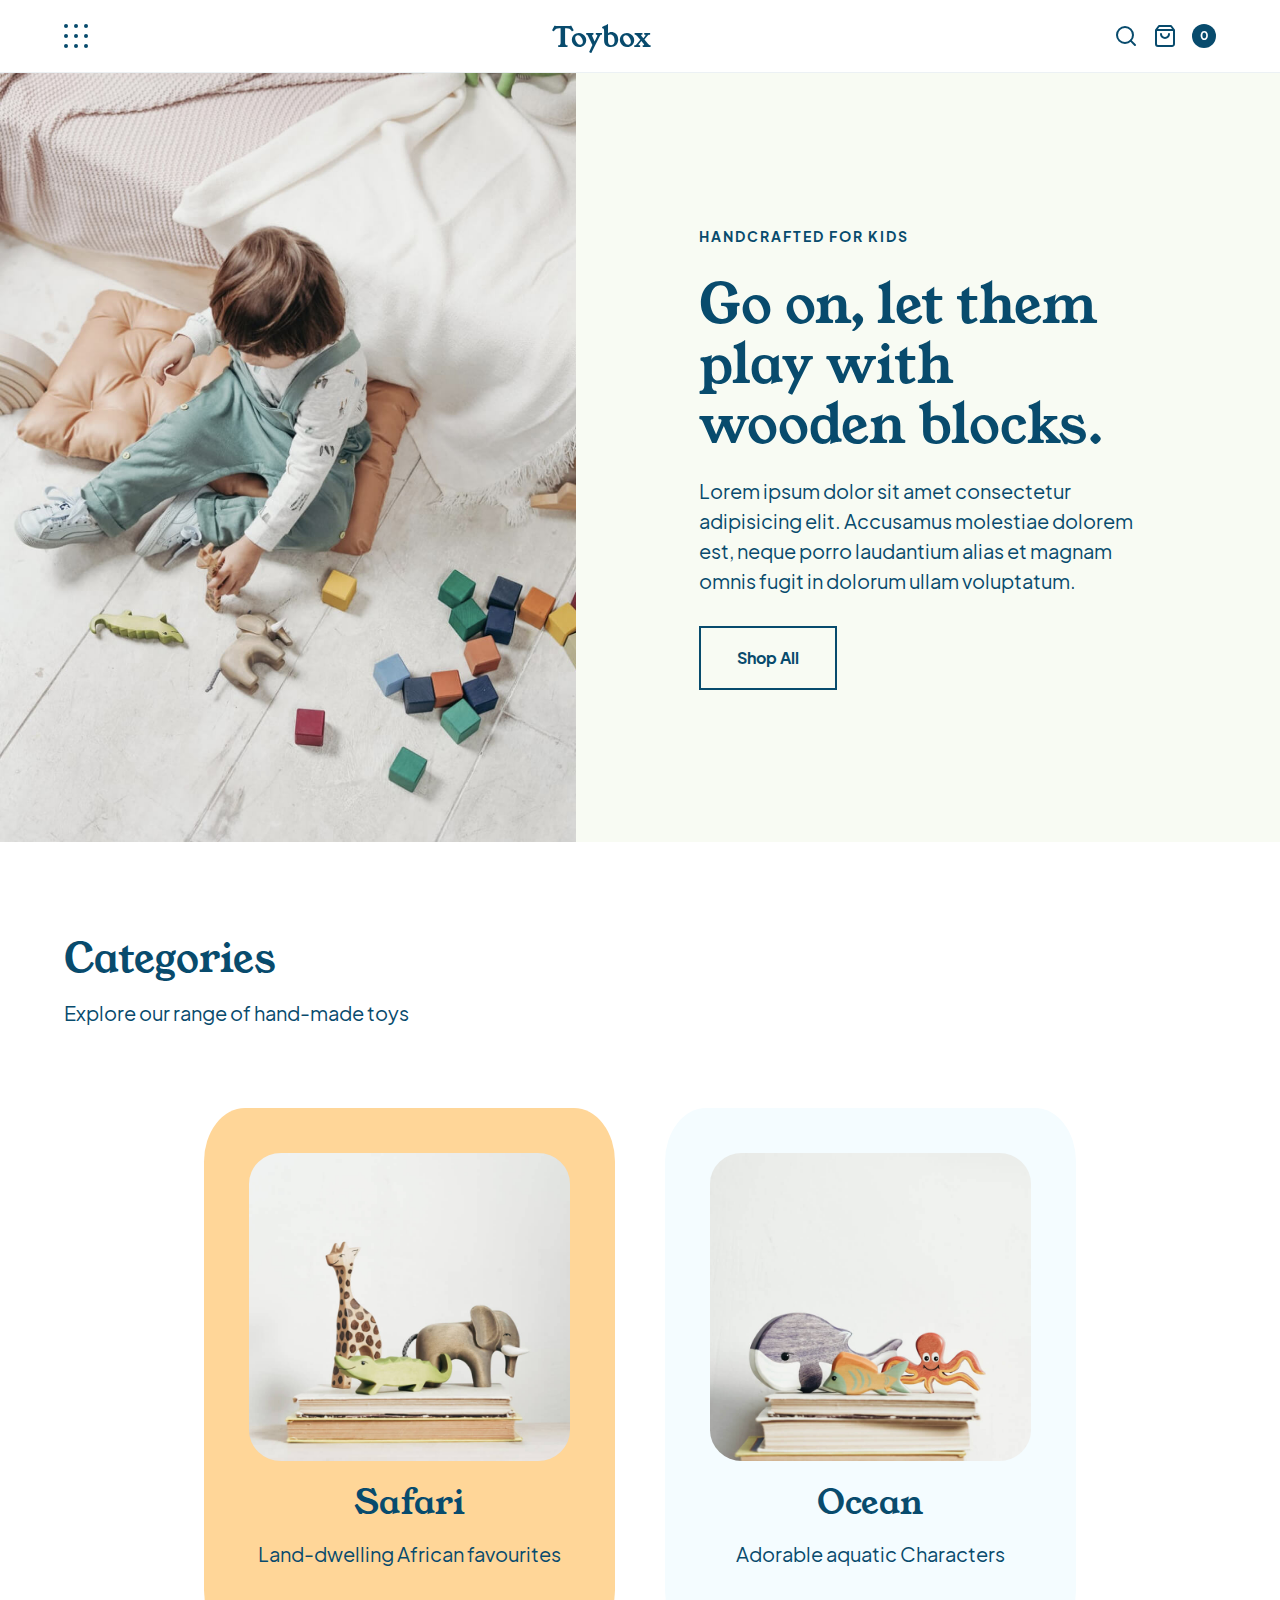
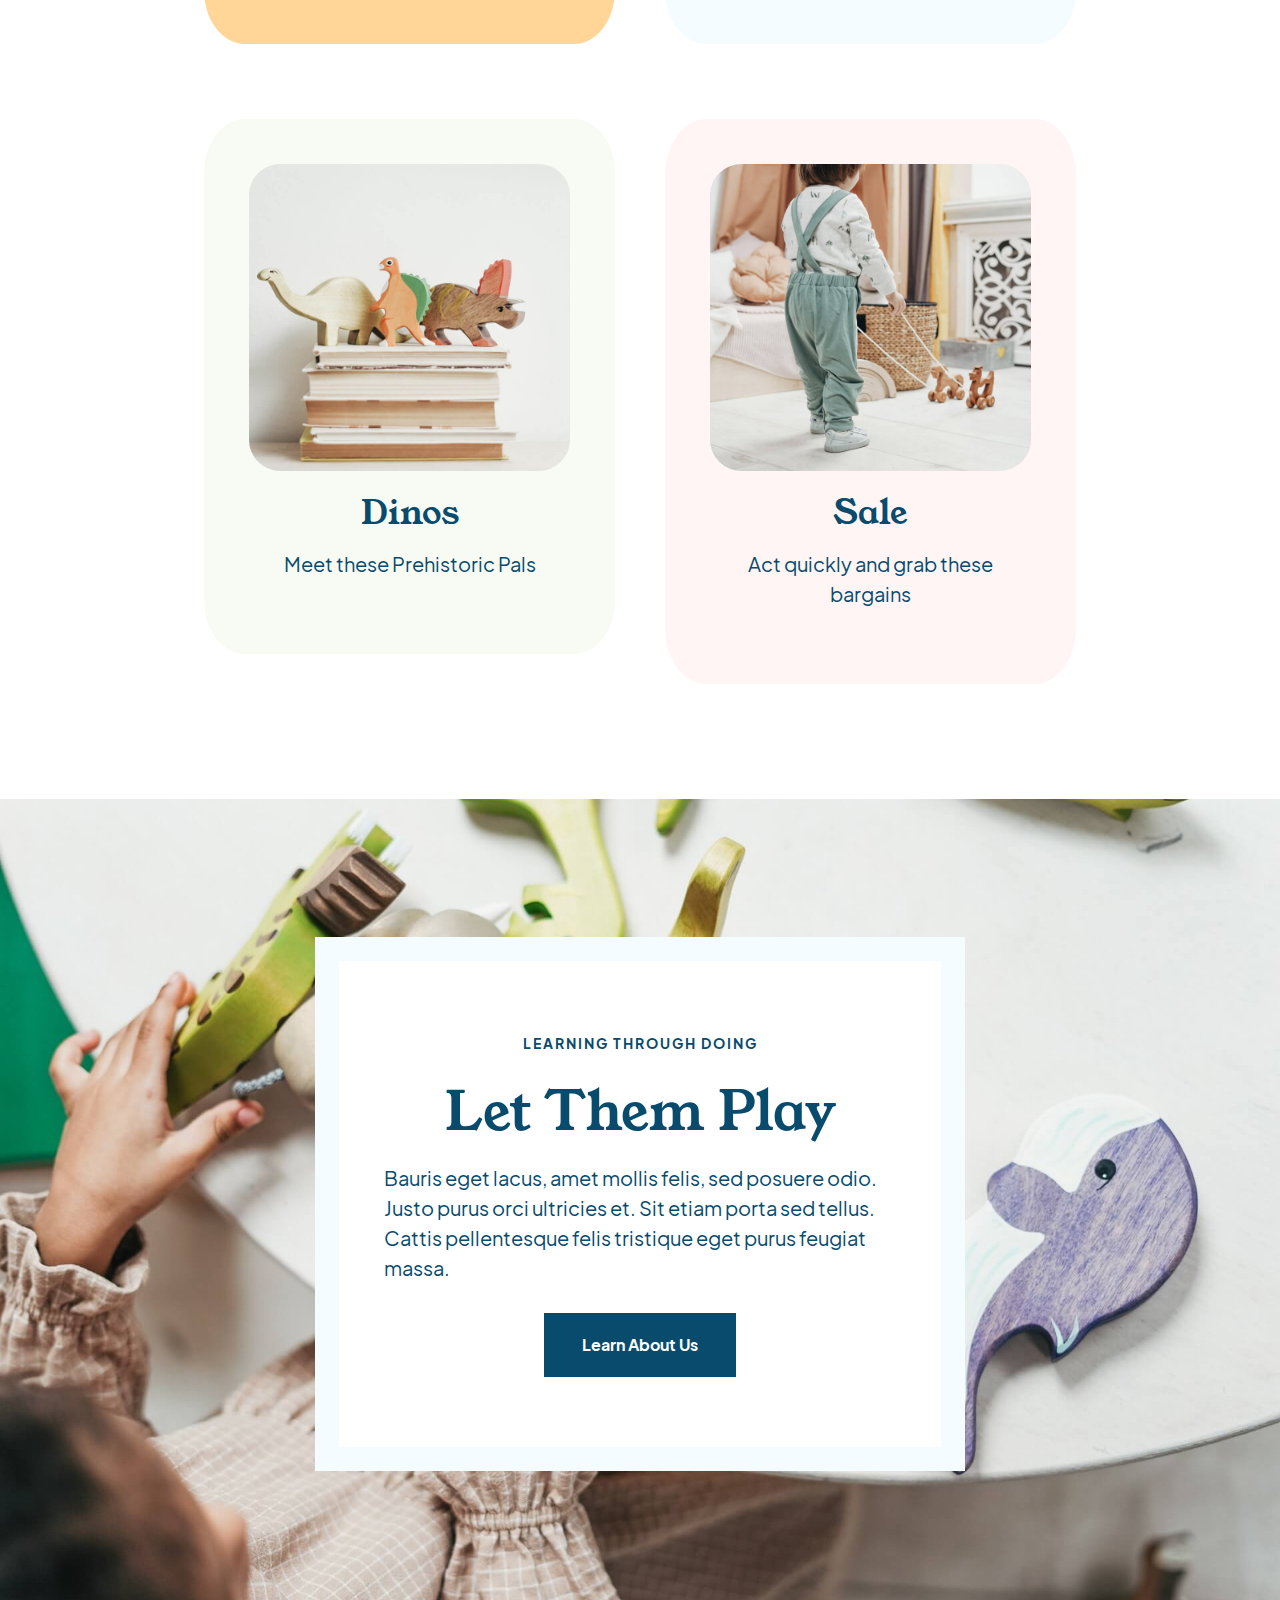
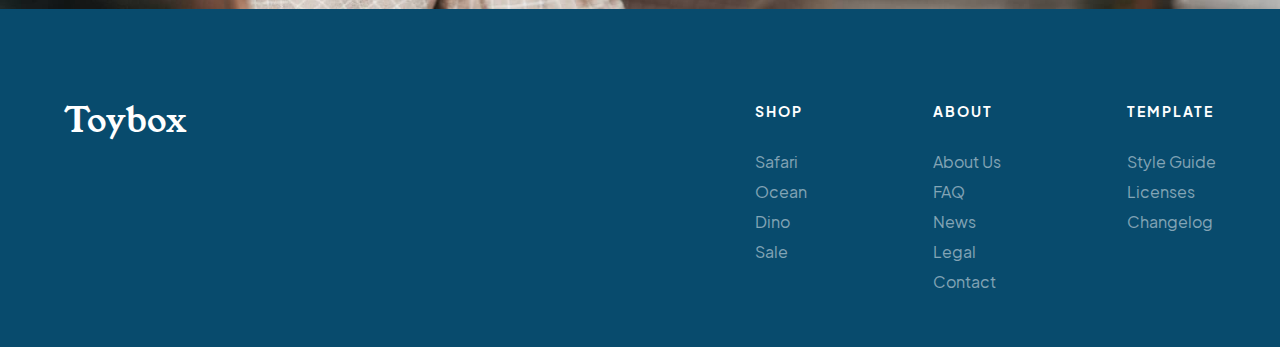
<file: index.html>
<!DOCTYPE html>
<html lang="en">
<head>
	<meta charset="UTF-8">
	<meta http-equiv="X-UA-Compatible" content="IE=edge">
	<meta name="viewport" content="width=device-width, initial-scale=1.0">
	<title>STARTER - Toybox Homepage</title>
	<link rel="stylesheet" href="./styles/styles.css">
</head>
<body>
	<!-- skip link to main content - for accessibility -->
	<!-- our skip link -->
	<a href="#mainContent" class="skipLink">Skip to main Content</a>
	
	<!-- nav begins -->
	<nav class="navBar">
		<!-- wrapper to contain nav contents-->
		<div class="wrapper">
			<!-- navigation Menu Button -->
			<button class="menuIcon">
				<img src="./assets/menu-button.svg" alt="Button to open up navigation" class="menuIcon">
			</button>

			<!-- Home Button/Logo -->
			<a href="./index.html" class="logo">
				<h1>Toybox</h1>
			</a>

			<!-- search/cart/counter area -->
			<div class="searchCart">
				<!-- search -->
				<button class="menuIcon">
					<img src="./assets/search.svg" alt="search icon" class="searchIcon">
				</button>

				<!-- bag/cart -->
				<a href="#" class="bag">
					<img src="./assets/shop-bag.svg" alt="shopping bag icon" class="bagIcon">
				</a>

				<!-- counter -->
				<div class="counter">
					<p class="smallCopy">0</p>
				</div><!-- .counter END -->
			</div><!-- .searchCart END -->
		</div><!-- .wrapper END -->

		<!-- slide out nav -->
		<div class="slideOutNav">
			<!-- Our Menu CLOSE button -->
			<div class="buttonContainer">
				<!-- we are making this div .buttonContainer so we can flex it and position our button to the right -->
				<button>
					<img src="./assets/menu-close.svg" alt="close button for our Slide-out menu">
				</button>
			</div><!-- Menu CLOSE button ends-->

			<!-- our UL to hold our menu items -->
			<ul class="mainMenu">
				<li><a href="#">Shop</a></li>
				<li><a href="#">About</a></li>
				<li><a href="#">FAQ</a></li>
				<li><a href="#">NEWS</a></li>
				<li><a href="./contact.html">Contact</a></li>
			</ul>
		</div><!-- slide out menu ends-->
	</nav><!-- nav ENDS -->

	<!-- header begins -->
	<header>
		<div class="wrapper headerImgContainer">
			<img src="./assets/header-image.jpg" alt="A toddler playing with wooden blocks">
		</div>
		<div class="wrapper headerContent">
			<div class="contentContainer">
				<h5>Handcrafted for kids</h5>
				<h3>Go on, let them play with wooden blocks.</h3>
				<p>Lorem ipsum dolor sit amet consectetur adipisicing elit. Accusamus molestiae dolorem est, neque porro laudantium
				alias et magnam omnis fugit in dolorum ullam voluptatum.</p>
				
				<!-- shop button -->
				<a href="#" class="button">Shop All</a>
				<!-- he had it just as an anchor tag -->
			</div><!-- textContainer div ends-->
		</div><!-- headerContent div ends-->
	</header><!-- header ends-->

	<!-- our main content area -->
	<main id="mainContent">
		<!-- categories section begins -->
		<section class="categories" id="#categories">
			<div class="wrapper">
				<h2>Categories</h2>
				<p>Explore our range of hand-made toys</p>

				<!-- Our gallery -->
				<ul class="categoryGallery">
					<li class="items item1">
						<a href="#">
							<img src="./assets/safari-trio.jpg" alt="hand carved safari animal toys">
							<h4>Safari</h4>
							<p>Land-dwelling African favourites</p>
						</a>
					</li>
					<li class="items item2">
						<a href="#">
							<img src="./assets/ocean-trio.jpg" alt="collection of ocean-themed animal toys">
							<h4>Ocean</h4>
							<p>Adorable aquatic Characters</p>
						</a>
					</li>
					<li class="items item3">
						<a href="#">
							<img src="./assets/dino-trio.jpg" alt="Hand carved dinosaur toys for kids">
							<h4>Dinos</h4>
							<p>Meet these Prehistoric Pals</p>
						</a>
					</li>
					<li class="items item4">
						<a href="#">
							<img src="./assets/sale.jpg" alt="A toddler pulling two wooden animals on wheels">
							<h4>Sale</h4>
							<p>Act quickly and grab these bargains</p>
						</a>
					</li>
				</ul>
			</div>
		</section><!-- categories section ends -->

		<!-- Let them play section -->
		<section class="play" id="id">
			<!-- wrapper -->
			<div class="wrapper playContainer">
				<h5>Learning Through Doing</h5>
				<h3>Let Them Play</h3>
				<p>Bauris eget lacus, amet mollis felis, sed posuere odio. Justo purus orci ultricies et. Sit etiam porta sed tellus.
				Cattis pellentesque felis tristique eget purus feugiat massa.</p>
				<a href="#" class="solid">Learn About Us</a>
			</div><!-- wrapper ends-->
		</section><!-- play section ends -->
	</main>

	<!-- footer begins -->
	<footer class="footer" id="footer">
		<!-- footer wrapper -->
		<div class="wrapper">
			<!-- footer flex container -->
			<div class="footerFlex">
				<!-- Flex Item 1 - Logo -->
				<a href="./index.html" class="logo">
					<h4>Toybox</h4>
				</a>

				<!-- Flex Item 2 - Footer Menu -->
				<nav class="footerNav">
					<!-- List 1 - Shop -->
					<ul class="footerShop">
						<li>
							<h5>Shop</h5>
						</li>
						<li>
							<a href="#">Safari</a>
						</li>
						<li>
							<a href="#">Ocean</a>
						</li>
						<li>
							<a href="#">Dino</a>
						</li>
						<li>
							<a href="#">Sale</a>
						</li>
					</ul>

					<!-- List 2 - About -->
					<ul class="footerAbout">
						<li>
							<h5>About</h5>
						</li>
						<li>
							<a href="#">About Us</a>
						</li>
						<li>
							<a href="#">FAQ</a>
						</li>
						<li>
							<a href="#">News</a>
						</li>
						<li>
							<a href="#">Legal</a>
						</li>
						<li>
							<a href="./contact.html">Contact</a>
						</li>
					</ul>

					<!-- List 1 - Template -->
					<ul class="footerTemp">
						<li>
							<h5>Template</h5>
						</li>
						<li>
							<a href="#">Style Guide</a>
						</li>
						<li>
							<a href="#">Licenses</a>
						</li>
						<li>
							<a href="#">Changelog</a>
						</li>
					</ul>	
				</nav>
			</div><!-- footer flex ends -->
		</div><!-- footer wrapper -->
	</footer><!-- footer ends -->
</body>
</html>
</file>
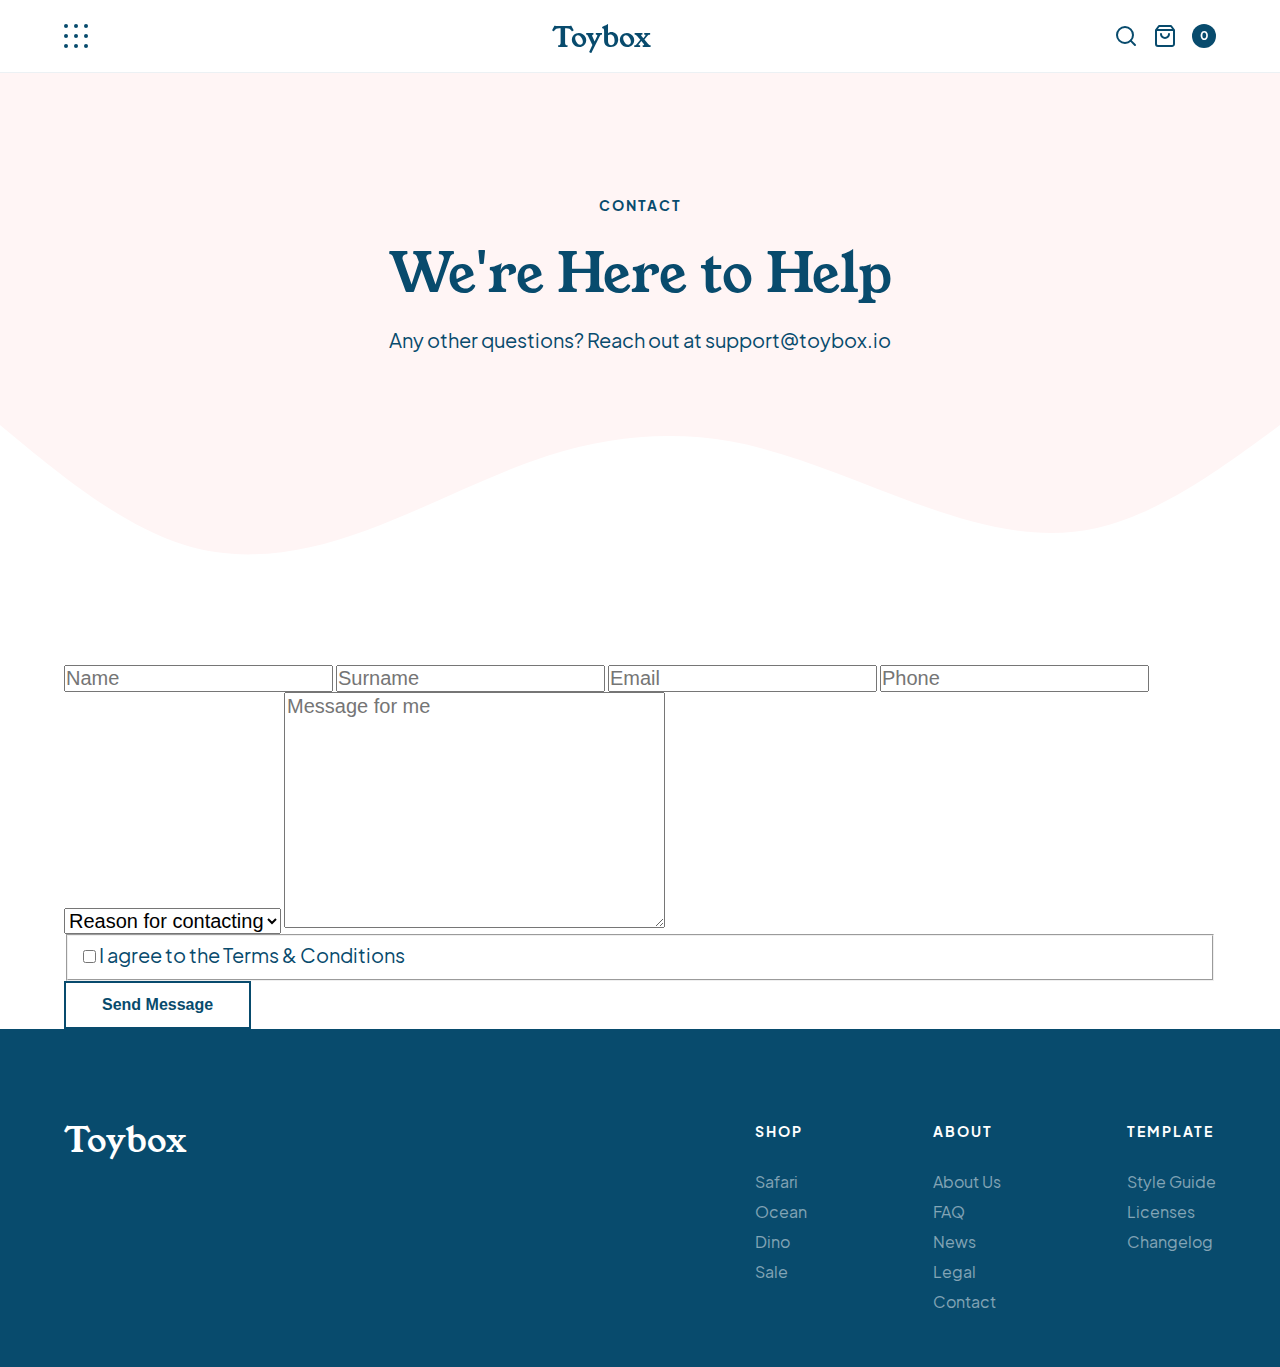
<file: contact.html>
<!DOCTYPE html>
<html lang="en">
<head>
    <meta charset="UTF-8">
    <meta http-equiv="X-UA-Compatible" content="IE=edge">
    <meta name="viewport" content="width=device-width, initial-scale=1.0">
    <title>Contact Page</title>
    <link rel="stylesheet" href="./styles/styles.css">
</head>
    <!-- skip link to main content - for accessibility -->
    <!-- our skip link -->
    <a href="#mainContent" class="skipLink">Skip to main Content</a>
    
    <!-- nav begins -->
    <nav class="navBar">
        <!-- wrapper to contain nav contents-->
        <div class="wrapper">
            <!-- navigation Menu Button -->
            <button class="menuIcon">
                <img src="./assets/menu-button.svg" alt="Button to open up navigation" class="menuIcon">
            </button>
    
            <!-- Home Button/Logo -->
            <a href="./index.html" class="logo">
                <h1>Toybox</h1>
            </a>
    
            <!-- search/cart/counter area -->
            <div class="searchCart">
                <!-- search -->
                <button class="menuIcon">
                    <img src="./assets/search.svg" alt="search icon" class="searchIcon">
                </button>
    
                <!-- bag/cart -->
                <a href="#" class="bag">
                    <img src="./assets/shop-bag.svg" alt="shopping bag icon" class="bagIcon">
                </a>
    
                <!-- counter -->
                <div class="counter">
                    <p class="smallCopy">0</p>
                </div><!-- .counter END -->
            </div><!-- .searchCart END -->
        </div><!-- .wrapper END -->
    
        <!-- slide out nav -->
        <div class="slideOutNav">
            <!-- Our Menu CLOSE button -->
            <div class="buttonContainer">
                <!-- we are making this div .buttonContainer so we can flex it and position our button to the right -->
                <button>
                    <img src="./assets/menu-close.svg" alt="close button for our Slide-out menu">
                </button>
            </div><!-- Menu CLOSE button ends-->
    
            <!-- our UL to hold our menu items -->
            <ul class="mainMenu">
                <li><a href="#">Shop</a></li>
                <li><a href="#">About</a></li>
                <li><a href="#">FAQ</a></li>
                <li><a href="#">NEWS</a></li>
                <li><a href="./contact.html">Contact</a></li>
            </ul>
        </div><!-- slide out menu ends-->
    </nav><!-- nav ENDS -->

    <!-- contact header begins-->
    <header class="contactHeader">
        <div class="wrapper">
            <h5>Contact</h5>
            <h3>We're Here to Help</h3>
            <p>Any other questions? Reach out at <a href="mailto:support@toybox.io">support@toybox.io</a></p>
        </div><!-- header wrapper -->
    </header><!-- contact header ends-->

    <!-- main begins -->
    <main class="contact" id="mainContent">
        <!-- wrapper begins -->
        <div class="wrapper">
            <!-- form begins -->
            <form action="" class="contactForm" name="ContactForm">
                <label for="name" class="sr-only">Name</label>
                <input type="text" id="name" placeholder="Name">

                <label for="surname" class="sr-only">Surname</label>
                <input type="text" id="surname" placeholder="Surname">

                <label for="email" class="sr-only">Email</label>
                <input type="email" id="name" placeholder="Email">

                <label for="phone" class="sr-only">Phone Number</label>
                <input type="tel" id="phone" placeholder="Phone">

                <select name="reason" id="reason">
                    <option value="intitial" disabled selected>Reason for contacting</option>
                    <option value="refund">Refund Request</option>
                    <option value="Status Update">Status Update</option>
                    <option value="Praise">Praise</option>
                    <option value="complaint">General Concerns</option>
                </select>

                <label for="message" class="sr-only">Message for me</label>
                <textarea name="message" id="message" cols="30" rows="10" placeholder="Message for me"></textarea>

                <fieldset>
                    <input type="checkbox" id="terms">
                    <label for="terms">I agree to the Terms & Conditions</label>
                </fieldset>

                <button type="submit">Send Message</button>
            </form><!-- contact form ends -->
        </div><!-- wrapper ends -->
    </main><!-- main ends -->

    <!-- footer begins -->
    <footer class="footer" id="footer">
        <!-- footer wrapper -->
        <div class="wrapper">
            <!-- footer flex container -->
            <div class="footerFlex">
                <!-- Flex Item 1 - Logo -->
                <a href="./index.html" class="logo">
                    <h4>Toybox</h4>
                </a>
    
                <!-- Flex Item 2 - Footer Menu -->
                <nav class="footerNav">
                    <!-- List 1 - Shop -->
                    <ul class="footerShop">
                        <li>
                            <h5>Shop</h5>
                        </li>
                        <li>
                            <a href="#">Safari</a>
                        </li>
                        <li>
                            <a href="#">Ocean</a>
                        </li>
                        <li>
                            <a href="#">Dino</a>
                        </li>
                        <li>
                            <a href="#">Sale</a>
                        </li>
                    </ul>
    
                    <!-- List 2 - About -->
                    <ul class="footerAbout">
                        <li>
                            <h5>About</h5>
                        </li>
                        <li>
                            <a href="#">About Us</a>
                        </li>
                        <li>
                            <a href="#">FAQ</a>
                        </li>
                        <li>
                            <a href="#">News</a>
                        </li>
                        <li>
                            <a href="#">Legal</a>
                        </li>
                        <li>
                            <a href="./contact.html">Contact</a>
                        </li>
                    </ul>
    
                    <!-- List 1 - Template -->
                    <ul class="footerTemp">
                        <li>
                            <h5>Template</h5>
                        </li>
                        <li>
                            <a href="#">Style Guide</a>
                        </li>
                        <li>
                            <a href="#">Licenses</a>
                        </li>
                        <li>
                            <a href="#">Changelog</a>
                        </li>
                    </ul>
                </nav>
            </div><!-- footer flex ends -->
        </div><!-- footer wrapper -->
    </footer><!-- footer ends -->
</body>
</html>
</file>
<file: styles/styles.css>
html {
  line-height: 1.15;
  -ms-text-size-adjust: 100%;
  -webkit-text-size-adjust: 100%;
}

body {
  margin: 0;
}

article, aside, footer, header, nav, section {
  display: block;
}

h1 {
  font-size: 2em;
  margin: 0.67em 0;
}

figcaption, figure, main {
  display: block;
}

figure {
  margin: 1em 40px;
}

hr {
  -webkit-box-sizing: content-box;
          box-sizing: content-box;
  height: 0;
  overflow: visible;
}

pre {
  font-family: monospace, monospace;
  font-size: 1em;
}

a {
  background-color: transparent;
  -webkit-text-decoration-skip: objects;
}

abbr[title] {
  border-bottom: none;
  text-decoration: underline;
  -webkit-text-decoration: underline dotted;
          text-decoration: underline dotted;
}

b, strong {
  font-weight: inherit;
}

b, strong {
  font-weight: bolder;
}

code, kbd, samp {
  font-family: monospace, monospace;
  font-size: 1em;
}

dfn {
  font-style: italic;
}

mark {
  background-color: #ff0;
  color: #000;
}

small {
  font-size: 80%;
}

sub, sup {
  font-size: 75%;
  line-height: 0;
  position: relative;
  vertical-align: baseline;
}

sub {
  bottom: -0.25em;
}

sup {
  top: -0.5em;
}

audio, video {
  display: inline-block;
}

audio:not([controls]) {
  display: none;
  height: 0;
}

img {
  border-style: none;
}

svg:not(:root) {
  overflow: hidden;
}

button, input, optgroup, select, textarea {
  font-family: sans-serif;
  font-size: 100%;
  line-height: 1.15;
  margin: 0;
}

button, input {
  overflow: visible;
}

button, select {
  text-transform: none;
}

button, html [type=button], [type=reset], [type=submit] {
  -webkit-appearance: button;
}

button::-moz-focus-inner, [type=button]::-moz-focus-inner, [type=reset]::-moz-focus-inner, [type=submit]::-moz-focus-inner {
  border-style: none;
  padding: 0;
}

button:-moz-focusring, [type=button]:-moz-focusring, [type=reset]:-moz-focusring, [type=submit]:-moz-focusring {
  outline: 1px dotted ButtonText;
}

fieldset {
  padding: 0.35em 0.75em 0.625em;
}

legend {
  -webkit-box-sizing: border-box;
          box-sizing: border-box;
  color: inherit;
  display: table;
  max-width: 100%;
  padding: 0;
  white-space: normal;
}

progress {
  display: inline-block;
  vertical-align: baseline;
}

textarea {
  overflow: auto;
}

[type=checkbox], [type=radio] {
  -webkit-box-sizing: border-box;
          box-sizing: border-box;
  padding: 0;
}

[type=number]::-webkit-inner-spin-button, [type=number]::-webkit-outer-spin-button {
  height: auto;
}

[type=search] {
  -webkit-appearance: textfield;
  outline-offset: -2px;
}

[type=search]::-webkit-search-cancel-button, [type=search]::-webkit-search-decoration {
  -webkit-appearance: none;
}

::-webkit-file-upload-button {
  -webkit-appearance: button;
  font: inherit;
}

details, menu {
  display: block;
}

summary {
  display: list-item;
}

canvas {
  display: inline-block;
}

template {
  display: none;
}

[hidden] {
  display: none;
}

html {
  -webkit-box-sizing: border-box;
  box-sizing: border-box;
}

*, *:before, *:after {
  -webkit-box-sizing: inherit;
          box-sizing: inherit;
}

.sr-only {
  position: absolute;
  width: 1px;
  height: 1px;
  margin: -1px;
  border: 0;
  padding: 0;
  white-space: nowrap;
  -webkit-clip-path: inset(100%);
          clip-path: inset(100%);
  clip: rect(0 0 0 0);
  overflow: hidden;
}

/* site fonts */
/* site colours */
/* site fonts */
/* site colours */
/* import Jakarta Sans font */
@font-face {
  font-family: "Jakarta Sans";
  src: url("../fonts/PlusJakarta_Sans-2.5/webfonts/PlusJakartaSans-Regular.woff"), url("../fonts/PlusJakarta_Sans-2.5/static/PlusJakartaSans-Regular.ttf"), url("../fonts/PlusJakarta_Sans-2.5/webfonts/PlusJakartaSans-Regular.woff2");
  font-weight: normal;
}
/* import Jakarta Sans font in bold */
@font-face {
  font-family: "Jakarta Sans";
  src: url("../fonts/PlusJakarta_Sans-2.5/webfonts/PlusJakartaSans-Bold.woff"), url("../fonts/PlusJakarta_Sans-2.5/webfonts/PlusJakartaSans-Bold.woff2"), url("../fonts/PlusJakarta_Sans-2.5/static/PlusJakartaSans-Bold.ttf");
  font-weight: bold;
}
/* import Young Serif font */
@font-face {
  font-family: "Young Serif";
  src: url("../fonts/youngserif/YoungSerif-Regular.otf");
}
html {
  font-size: 125%;
}

body {
  font-family: "Jakarta Sans";
  color: #084b6d;
  font-size: 1rem;
}

h1, h2, h3, h4, blockquote {
  font-family: "Young Serif";
  margin: 0;
}

h1 {
  font-size: 1.4rem;
}

h2 {
  font-size: 2rem;
  line-height: 2.4rem;
  margin-bottom: 18px;
}

h3 {
  font-size: 2.7rem;
  line-height: 3rem;
  margin-bottom: 24px;
}

h4 {
  font-size: 1.7rem;
  line-height: 2rem;
  margin-bottom: 18px;
}

h5 {
  font-size: 0.7rem;
  font-weight: bold;
  line-height: 1.2rem;
  letter-spacing: 0.1rem;
  text-transform: uppercase;
  margin: 0 0 24px 0;
}

p {
  line-height: 1.5rem;
  margin: 0 0 30px 0;
}
p.smallCopy {
  font-size: 0.6rem;
  line-height: 1.2rem;
  font-weight: bold;
  margin: 0;
}

ul, li, a, input {
  padding: 0;
  margin: 0;
}

ul {
  list-style: none;
}

a {
  text-decoration: none;
  display: inline-block;
  color: inherit;
  -webkit-transition: 0.3s;
  transition: 0.3s;
}

/* site fonts */
/* site colours */
.wrapper {
  width: 90%;
  max-width: 1260px;
  margin: 0 auto;
}

img {
  max-width: 100%;
  display: block;
  height: auto;
}

button {
  color: #084b6d;
  background-color: transparent;
  padding: 10px 36px;
  border: 2px solid #084b6d;
  font-size: 0.8rem;
  font-weight: bold;
  line-height: 1.2rem;
  text-align: center;
  cursor: pointer;
  -webkit-transition: 0.3s;
  transition: 0.3s;
}
button:hover, button:focus {
  background-color: #084b6d;
  color: #fff;
  border: 2px solid #fff;
}
button.secondary {
  background-color: transparent;
  border-color: #fff;
  color: #fff;
  padding: 0px 12px;
}
button.secondary:hover, button.secondary:focus {
  background-color: #fff;
  color: #084b6d;
}
button.solid {
  color: #fff;
  background-color: #084b6d;
}
button.solid:hover, button.solid:focus {
  color: #084b6d;
  background-color: #fff;
}
button.menuIcon {
  border: none;
  padding: 0;
  display: inherit;
}
button.menuIcon:hover {
  background-color: transparent;
}
button.menuIcon:focus {
  background-color: transparent;
}

a.button {
  color: #084b6d;
  background-color: transparent;
  padding: 18px 36px;
  border: 2px solid #084b6d;
  font-size: 0.8rem;
  font-weight: bold;
  line-height: 1.2rem;
  text-align: center;
  -webkit-transition: 0.3s;
  transition: 0.3s;
}
a.button:hover, a.button:focus {
  background-color: #084b6d;
  color: #fff;
}
a.solid {
  color: #fff;
  background-color: #084b6d;
  padding: 18px 36px;
  border: 2px solid #084b6d;
  font-size: 0.8rem;
  font-weight: bold;
  line-height: 1.2rem;
  text-align: center;
}
a.solid:hover, a.solid:focus {
  color: #084b6d;
  background-color: #fff;
}

.skipLink {
  font-size: 1rem;
  padding: 10px;
  background-color: #fff;
  color: #084b6d;
  position: absolute;
  top: 0;
  z-index: 999;
  text-align: center;
  width: 100%;
  left: -100%;
}
.skipLink:focus {
  left: 0;
}

.navBar {
  position: sticky;
  top: 0;
  z-index: 10;
  border-bottom: 1px solid rgba(8, 75, 109, 0.08);
}
.navBar .wrapper {
  display: -webkit-box;
  display: -ms-flexbox;
  display: flex;
  -webkit-box-pack: justify;
      -ms-flex-pack: justify;
          justify-content: space-between;
  -webkit-box-align: center;
      -ms-flex-align: center;
          align-items: center;
  padding: 20px 0;
}

.searchCart {
  display: -webkit-box;
  display: -ms-flexbox;
  display: flex;
  gap: 15px;
}

.counter p {
  background-color: #084b6d;
  color: #fff;
  width: 24px;
  height: 24px;
  border-radius: 50%;
  text-align: center;
}

.slideOutNav {
  display: none;
  height: 100vh;
  width: 100%;
  max-width: 500px;
  z-index: 20;
  background-color: #084b6d;
  color: #fff;
  position: fixed;
  top: 0;
  padding: 35px 50px;
}
.slideOutNav .buttonContainer {
  display: -webkit-box;
  display: -ms-flexbox;
  display: flex;
  -webkit-box-pack: end;
      -ms-flex-pack: end;
          justify-content: flex-end;
}
.slideOutNav .buttonContainer button {
  padding: 10px 0 10px 20px;
}

.footer {
  background-color: #084b6d;
  color: #fff;
  padding: 90px 0 50px;
}
.footer .footerFlex {
  display: -webkit-box;
  display: -ms-flexbox;
  display: flex;
  -webkit-box-pack: justify;
      -ms-flex-pack: justify;
          justify-content: space-between;
}
.footer .footerNav {
  display: -webkit-box;
  display: -ms-flexbox;
  display: flex;
  width: 40%;
  -webkit-box-pack: justify;
      -ms-flex-pack: justify;
          justify-content: space-between;
}
.footer .footerNav a {
  font-size: 0.8rem;
  line-height: 1.5rem;
  color: rgba(255, 255, 255, 0.5);
}
.footer .footerNav a:hover, .footer .footerNav a:focus {
  color: white;
}

header {
  background-color: #f8fbf3;
  margin-bottom: 90px;
  display: -webkit-box;
  display: -ms-flexbox;
  display: flex;
  -webkit-box-align: center;
      -ms-flex-align: center;
          align-items: center;
  -ms-flex-wrap: wrap;
      flex-wrap: wrap;
}
header .headerImgContainer {
  width: 45%;
}
header .headerContent {
  width: 55%;
  color: #084b6d;
}
header .headerContent .contentContainer {
  width: 65%;
  margin: 0 auto;
}

.contactHeader {
  background-color: #fff5f5;
  padding-top: 120px;
  text-align: center;
}
.contactHeader .wrapper {
  padding-bottom: 40px;
}

.contactHeader::after {
  content: "";
  width: 100%;
  height: 150px;
  background-image: url(../assets/wave.svg);
  background-repeat: no-repeat;
  background-size: 100% 150px;
}

.categories {
  margin-bottom: 90px;
}

.categoryGallery {
  display: -webkit-box;
  display: -ms-flexbox;
  display: flex;
  -webkit-box-pack: center;
      -ms-flex-pack: center;
          justify-content: center;
  -ms-flex-wrap: wrap;
      flex-wrap: wrap;
  text-align: center;
  width: 100%;
}
.categoryGallery .items {
  width: 40%;
}
.categoryGallery .items a {
  border-radius: 10%;
  padding: 45px;
  margin: 50px 25px 25px;
  display: -webkit-box;
  display: -ms-flexbox;
  display: flex;
  -webkit-box-orient: vertical;
  -webkit-box-direction: normal;
      -ms-flex-direction: column;
          flex-direction: column;
  -webkit-box-align: center;
      -ms-flex-align: center;
          align-items: center;
  -webkit-transition: 0.2s ease;
  transition: 0.2s ease;
}
.categoryGallery .items a img {
  border-radius: 10%;
  width: 100%;
  margin-bottom: 20px;
}
.categoryGallery .items a:hover, .categoryGallery .items a:focus {
  -webkit-transform: scale(0.95);
          transform: scale(0.95);
}
.categoryGallery .item1 a {
  background-color: #ffd698;
}
.categoryGallery .item2 a {
  background-color: #f4fcff;
}
.categoryGallery .item3 a {
  background-color: #f8fbf3;
}
.categoryGallery .item4 a {
  background-color: #fff5f5;
}

.play {
  background-image: url("../assets/background-image.jpg");
  background-position: center;
  background-size: cover;
  min-height: 90vh;
  display: -webkit-box;
  display: -ms-flexbox;
  display: flex;
  -webkit-box-align: center;
      -ms-flex-align: center;
          align-items: center;
}
.play .playContainer {
  background-color: #fff;
  border: 24px solid #f4fcff;
  max-width: 650px;
  padding: 70px 45px;
  display: -webkit-box;
  display: -ms-flexbox;
  display: flex;
  -webkit-box-orient: vertical;
  -webkit-box-direction: normal;
      -ms-flex-direction: column;
          flex-direction: column;
  -webkit-box-align: center;
      -ms-flex-align: center;
          align-items: center;
}

@media (max-width: 1000px) {
  header .headerImgContainer img {
    height: 100vh;
    -o-object-fit: cover;
       object-fit: cover;
  }
  .categoryGallery .items a {
    padding: 25px;
  }
  footer .footerFlex {
    -webkit-box-orient: vertical;
    -webkit-box-direction: normal;
        -ms-flex-direction: column;
            flex-direction: column;
    -webkit-box-align: center;
        -ms-flex-align: center;
            align-items: center;
  }
  footer .footerFlex .logo {
    margin-bottom: 30px;
  }
  footer .footerFlex .footerNav {
    width: 80%;
  }
}
@media (max-width: 800px) {
  header {
    -webkit-box-orient: vertical;
    -webkit-box-direction: normal;
        -ms-flex-direction: column;
            flex-direction: column;
  }
  header .headerImgContainer {
    width: 100%;
  }
  header .headerImgContainer img {
    max-height: 350px;
    width: 100%;
  }
  header .headerContent {
    width: 100%;
    padding: 40px 0;
  }
}
@media (max-width: 500px) {
  .navBar .wrapper {
    -webkit-box-orient: vertical;
    -webkit-box-direction: normal;
        -ms-flex-direction: column;
            flex-direction: column;
    -webkit-box-align: center;
        -ms-flex-align: center;
            align-items: center;
  }
  .navBar .logo {
    margin: 20px 0;
  }
  h3 {
    font-size: 2.2rem;
  }
  .categoryGallery .items {
    width: 100%;
  }
  .categoryGallery .items a {
    padding: 30px;
    margin: 40px 0 0;
  }
  footer .footerNav {
    -webkit-box-orient: vertical;
    -webkit-box-direction: normal;
        -ms-flex-direction: column;
            flex-direction: column;
    -webkit-box-align: center;
        -ms-flex-align: center;
            align-items: center;
    text-align: center;
  }
  footer .footerNav ul {
    margin-bottom: 24px;
  }
}
</file>
